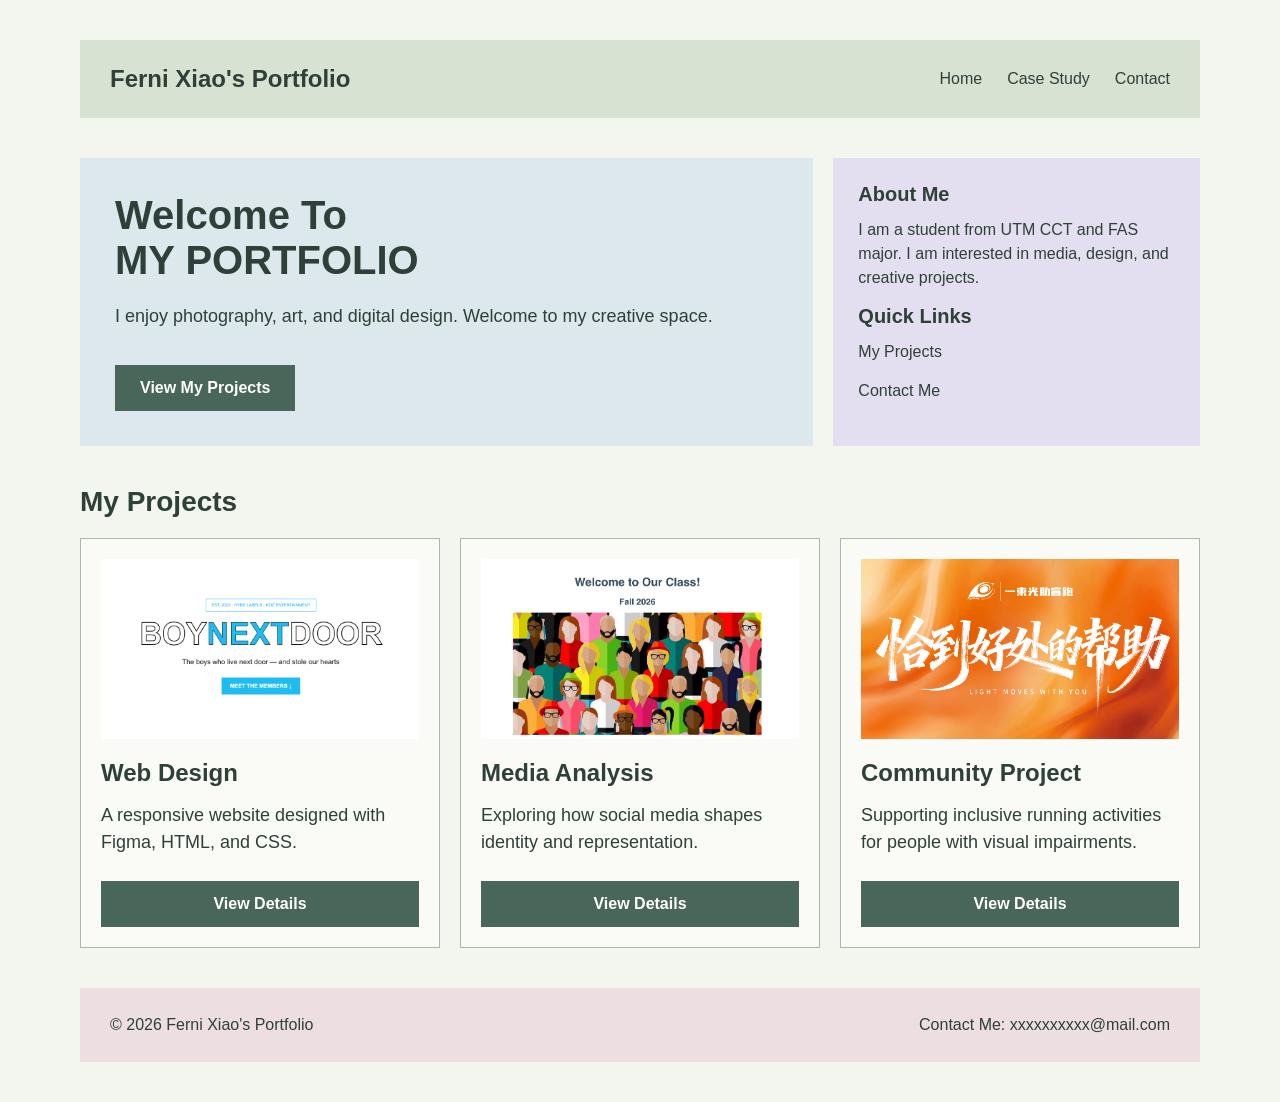
<file: index.html>
<!DOCTYPE html>
<html lang="en">
<head>
    <meta charset="UTF-8">
    <meta name="viewport" content="width=device-width, initial-scale=1.0">
    <title>Ferni Xiao's Portfolio</title>
    <link rel="stylesheet" href="css/style.css">
</head>

<body>

    <div class="container">

        <header>
            <h2>Ferni Xiao's Portfolio</h2>

            <nav>
                <a href="index.html">Home</a>
                <a href="detail.html">Case Study</a>
                <a href="#contact">Contact</a>
            </nav>
        </header>

        <main>

            <div class="home-layout">

                <section class="hero">
                    <h1>Welcome To<br>MY PORTFOLIO</h1>

                    <p>
                        I enjoy photography, art, and digital design.
                        Welcome to my creative space.
                    </p>

                    <a href="#projects" class="button">
                        View My Projects
                    </a>
                </section>

                <aside class="about">
                    <h3>About Me</h3>

                    <p>
                        I am a student from UTM CCT and FAS major.
                        I am interested in media, design, and
                        creative projects.
                    </p>

                    <h3>Quick Links</h3>

                    <p>
                        <a href="#projects">My Projects</a>
                    </p>

                    <p>
                        <a href="#contact">Contact Me</a>
                    </p>
                </aside>

            </div>

            <section id="projects" class="projects">

                <h2>My Projects</h2>

                <div class="project-grid">

                    <article class="project-card">

                         <img src="images/Fan Page Website.png"
                             alt="BOYNEXTDOOR Fan Page Website"
                             class="project-image">

                        <h3>Web Design</h3>

                        <p>
                            A responsive website designed with
                            Figma, HTML, and CSS.
                        </p>

                        <a href="detail.html" class="button">
                            View Details
                        </a>

                    </article>

                    <article class="project-card">

                        <img src="images/Media Analysis.png"
                             alt="Media Analysis Project"
                             class="project-image">

                        <h3>Media Analysis</h3>

                        <p>
                            Exploring how social media shapes
                            identity and representation.
                        </p>

                        <a href="detail.html" class="button">
                            View Details
                        </a>

                    </article>

                    <article class="project-card">

                        <img src="images/Community Project.png"
                             alt="Community Project"
                             class="project-image">

                        <h3>Community Project</h3>

                        <p>
                            Supporting inclusive running activities
                            for people with visual impairments.
                        </p>

                        <a href="detail.html" class="button">
                            View Details
                        </a>

                    </article>

                </div>

            </section>

        </main>

        <footer id="contact">
            <p>© 2026 Ferni Xiao's Portfolio</p>
            <p>Contact Me: xxxxxxxxxx@mail.com</p>
        </footer>

    </div>

</body>
</html>
</file>
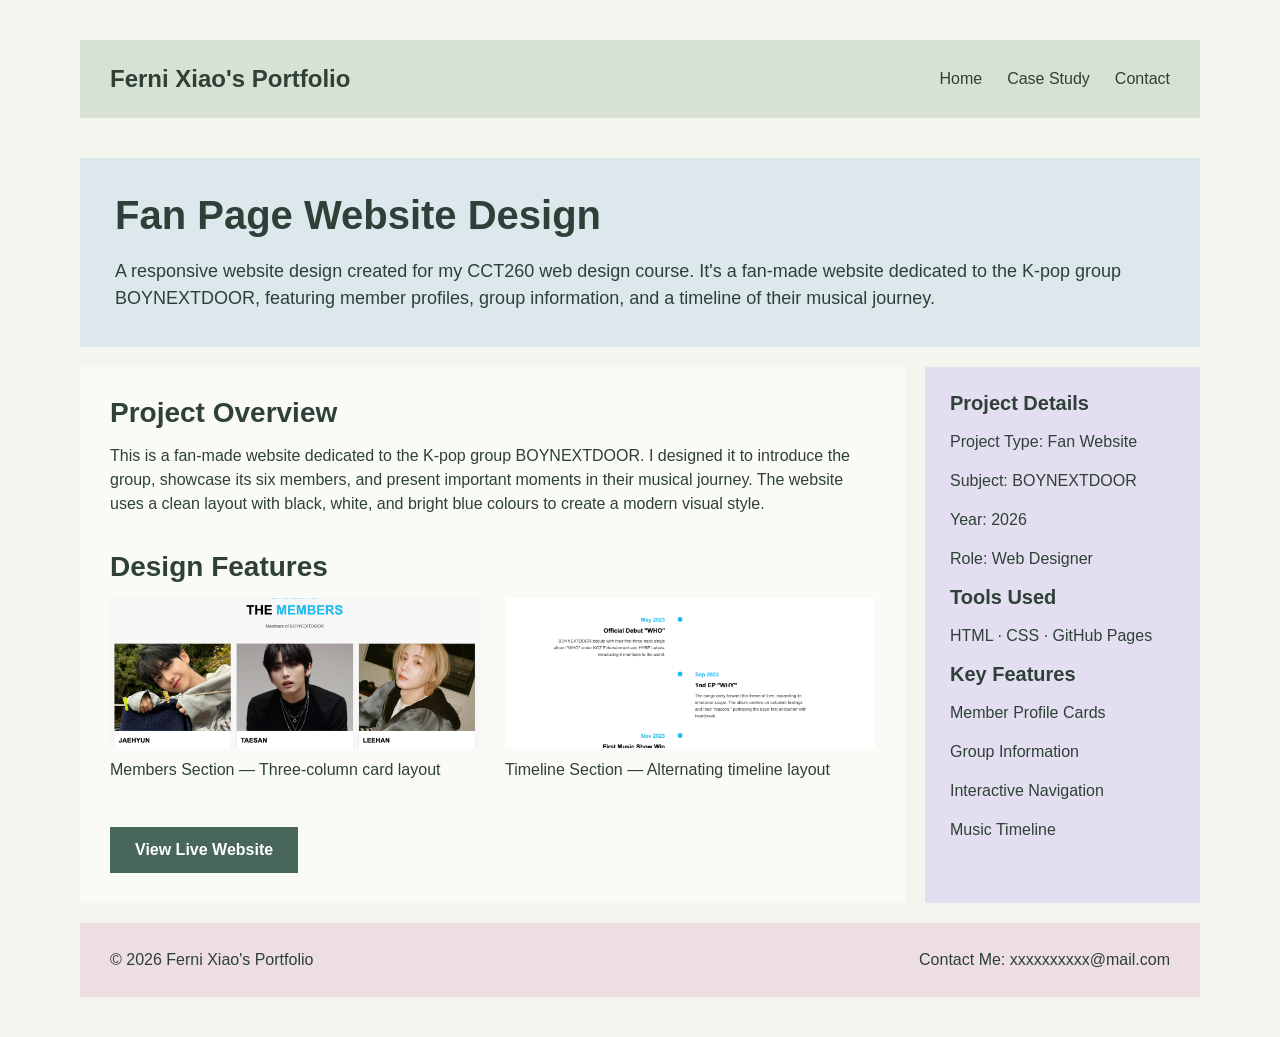
<file: detail.html>
<!DOCTYPE html>
<html lang="en">
<head>
    <meta charset="UTF-8">
    <meta name="viewport" content="width=device-width, initial-scale=1.0">
    <title>Fan Page Website Design</title>
    <link rel="stylesheet" href="css/style.css">
</head>

<body>

    <div class="container">

        <header>
            <h2>Ferni Xiao's Portfolio</h2>

            <nav>
                <a href="index.html">Home</a>
                <a href="detail.html">Case Study</a>
                <a href="#contact">Contact</a>
            </nav>
        </header>

        <main>

            <section class="detail-hero">

                <h1>Fan Page Website Design</h1>

                <p>
                    A responsive website design created for my
                    CCT260 web design course. It's a fan-made
                    website dedicated to the K-pop group
                    BOYNEXTDOOR, featuring member profiles,
                    group information, and a timeline of their
                    musical journey.
                </p>

            </section>

            <div class="detail-layout">

                <article class="detail-content">

                    <section class="overview">

                        <h2>Project Overview</h2>

                        <p>
                            This is a fan-made website dedicated
                            to the K-pop group BOYNEXTDOOR.
                            I designed it to introduce the group,
                            showcase its six members, and present
                            important moments in their musical
                            journey. The website uses a clean
                            layout with black, white, and bright
                            blue colours to create a modern
                            visual style.
                        </p>

                    </section>

                    <section class="features">

                        <h2>Design Features</h2>

                        <div class="feature-grid">

                            <div class="feature-item">

                                <img src="images/Members Section.png"
                                     alt="BOYNEXTDOOR Members Section"
                                     class="feature-image">

                                <p>
                                    Members Section — Three-column
                                    card layout
                                </p>

                            </div>

                            <div class="feature-item">

                                 <img src="images/Timeline Section.png"
                                     alt="BOYNEXTDOOR Timeline Section"
                                     class="feature-image">

                                <p>
                                    Timeline Section — Alternating
                                    timeline layout
                                </p>

                            </div>

                        </div>

                    </section>

                    <a href="https://f-x01.github.io/found-next-door/"
                       class="button"
                       target="_blank"
                       rel="noopener noreferrer">
                        View Live Website
                    </a>

                </article>

                <aside class="project-details">

                    <h3>Project Details</h3>

                    <p>Project Type: Fan Website</p>
                    <p>Subject: BOYNEXTDOOR</p>
                    <p>Year: 2026</p>
                    <p>Role: Web Designer</p>

                    <h3>Tools Used</h3>

                    <p>HTML · CSS · GitHub Pages</p>

                    <h3>Key Features</h3>

                    <p>Member Profile Cards</p>
                    <p>Group Information</p>
                    <p>Interactive Navigation</p>
                    <p>Music Timeline</p>

                </aside>

            </div>

        </main>

        <footer id="contact">
            <p>© 2026 Ferni Xiao's Portfolio</p>
            <p>Contact Me: xxxxxxxxxx@mail.com</p>
        </footer>

    </div>

</body>
</html>
</file>
<file: css/style.css>
* {
    margin: 0;
    padding: 0;
    box-sizing: border-box;
}

body {
    font-family: Arial, sans-serif;
    background-color: #F3F5EF;
    color: #2E4038;
    font-size: 16px;
}

.container {
    max-width: 1440px;
    margin: 0 auto;
    padding: 40px 80px;
}

h1 {
    font-size: 40px;
    margin-bottom: 20px;
}

h2 {
    font-size: 28px;
    margin-bottom: 20px;
}

h3 {
    font-size: 24px;
    margin-bottom: 15px;
}

p {
    line-height: 1.5;
    margin-bottom: 15px;
}

a {
    color: #2E4038;
    text-decoration: none;
}


header {
    display: flex;
    justify-content: space-between;
    align-items: center;
    background-color: #D7E2D2;
    padding: 25px 30px;
    margin-bottom: 40px;
}

header h2 {
    font-size: 24px;
    margin-bottom: 0;
}

nav {
    display: flex;
    gap: 25px;
}


.button {
    display: inline-block;
    background-color: #48675A;
    color: #FFFFFF;
    padding: 14px 25px;
    text-align: center;
    font-size: 16px;
    font-weight: bold;
}


.home-layout {
    display: grid;
    grid-template-columns: 2fr 1fr;
    gap: 20px;
    margin-bottom: 40px;
}


.hero {
    background-color: #DCE8EB;
    padding: 35px;
}

.hero p {
    font-size: 18px;
    margin-bottom: 35px;
}


.about {
    background-color: #E4DFF0;
    padding: 25px;
}

.about h3 {
    font-size: 20px;
    margin-bottom: 12px;
}

.about p {
    font-size: 16px;
    margin-bottom: 15px;
}


.projects {
    margin-bottom: 40px;
}

.project-grid {
    display: grid;
    grid-template-columns: repeat(auto-fit, minmax(280px, 1fr));
    gap: 20px;
}


.project-card {
    display: flex;
    flex-direction: column;
    background-color: #FAFBF7;
    border: 1px solid #A8BBAA;
    padding: 20px;
}

.project-image {
    display: block;
    width: 100%;
    height: 180px;
    object-fit: cover;
    background-color: #C7D8C2;
}

.project-card h3 {
    font-size: 24px;
    margin-top: 20px;
}

.project-card p {
    font-size: 18px;
    line-height: 1.5;
    margin-bottom: 25px;
}

.project-card .button {
    display: block;
    margin-top: auto;
}


.detail-hero {
    background-color: #DCE8EB;
    padding: 35px;
    margin-bottom: 20px;
}

.detail-hero p {
    font-size: 18px;
    margin-bottom: 0;
}


.detail-layout {
    display: grid;
    grid-template-columns: 3fr 1fr;
    gap: 20px;
    margin-bottom: 20px;
}

.detail-content {
    background-color: #FAFBF7;
    padding: 30px;
}

.detail-content h2 {
    font-size: 28px;
    margin-bottom: 15px;
}

.detail-content p {
    font-size: 16px;
    line-height: 1.5;
}


.features {
    margin-top: 35px;
}

.feature-grid {
    display: grid;
    grid-template-columns: 1fr 1fr;
    gap: 25px;
    margin-bottom: 30px;
}

.feature-image {
    display: block;
    width: 100%;
    height: 150px;
    object-fit: cover;
    background-color: #C7D8C2;
}

.feature-item p {
    font-size: 16px;
    margin-top: 10px;
}


.project-details {
    background-color: #E4DFF0;
    padding: 25px;
}

.project-details h3 {
    font-size: 20px;
    margin-bottom: 15px;
}

.project-details p {
    font-size: 16px;
    margin-bottom: 15px;
}

footer {
    display: flex;
    justify-content: space-between;
    background-color: #EDDEE1;
    padding: 25px 30px;
    margin-top: 20px;
}

footer p {
    font-size: 16px;
    margin-bottom: 0;
}


@media (max-width: 767px) {

    .container {
        width: 100%;
        padding: 20px;
    }

    h1 {
        font-size: 32px;
    }

    h2 {
        font-size: 24px;
    }

    header {
    display: block;
    padding: 20px;
    margin-bottom: 20px;
    }

    header h2 {
    margin-bottom: 15px;
    }

    nav {
        gap: 20px;
    }

    .home-layout {
        grid-template-columns: 1fr;
        gap: 20px;
        margin-bottom: 20px;
    }

    .hero {
        padding: 25px 20px;
    }

    .hero p {
        font-size: 16px;
        margin-bottom: 30px;
    }

    .hero .button {
        display: block;
        width: 200px;
        margin: 0 auto;
    }

    .about {
        padding: 20px;
    }

    .projects {
        margin-bottom: 20px;
    }

    .project-grid {
        grid-template-columns: 1fr;
        gap: 20px;
    }

    .project-card {
        padding: 15px;
    }

    .project-image {
        height: 160px;
    }

    .project-card p {
        font-size: 16px;
        line-height: 1.5;
    }

    .detail-hero {
        padding: 25px 20px;
        margin-bottom: 20px;
    }

    .detail-hero p {
        font-size: 16px;
    }

    .detail-layout {
        grid-template-columns: 1fr;
        gap: 20px;
    }

    .detail-content {
        padding: 20px;
    }

    .detail-content h2 {
        font-size: 24px;
    }

    .features {
        margin-top: 25px;
    }

    .feature-grid {
        grid-template-columns: 1fr;
        gap: 20px;
    }

    .feature-image {
        height: 130px;
    }

    .project-details {
        padding: 20px;
    }


    footer {
        flex-direction: column;
        gap: 10px;
        padding: 20px;
    }

    footer p {
        font-size: 16px;
    }
}
</file>
